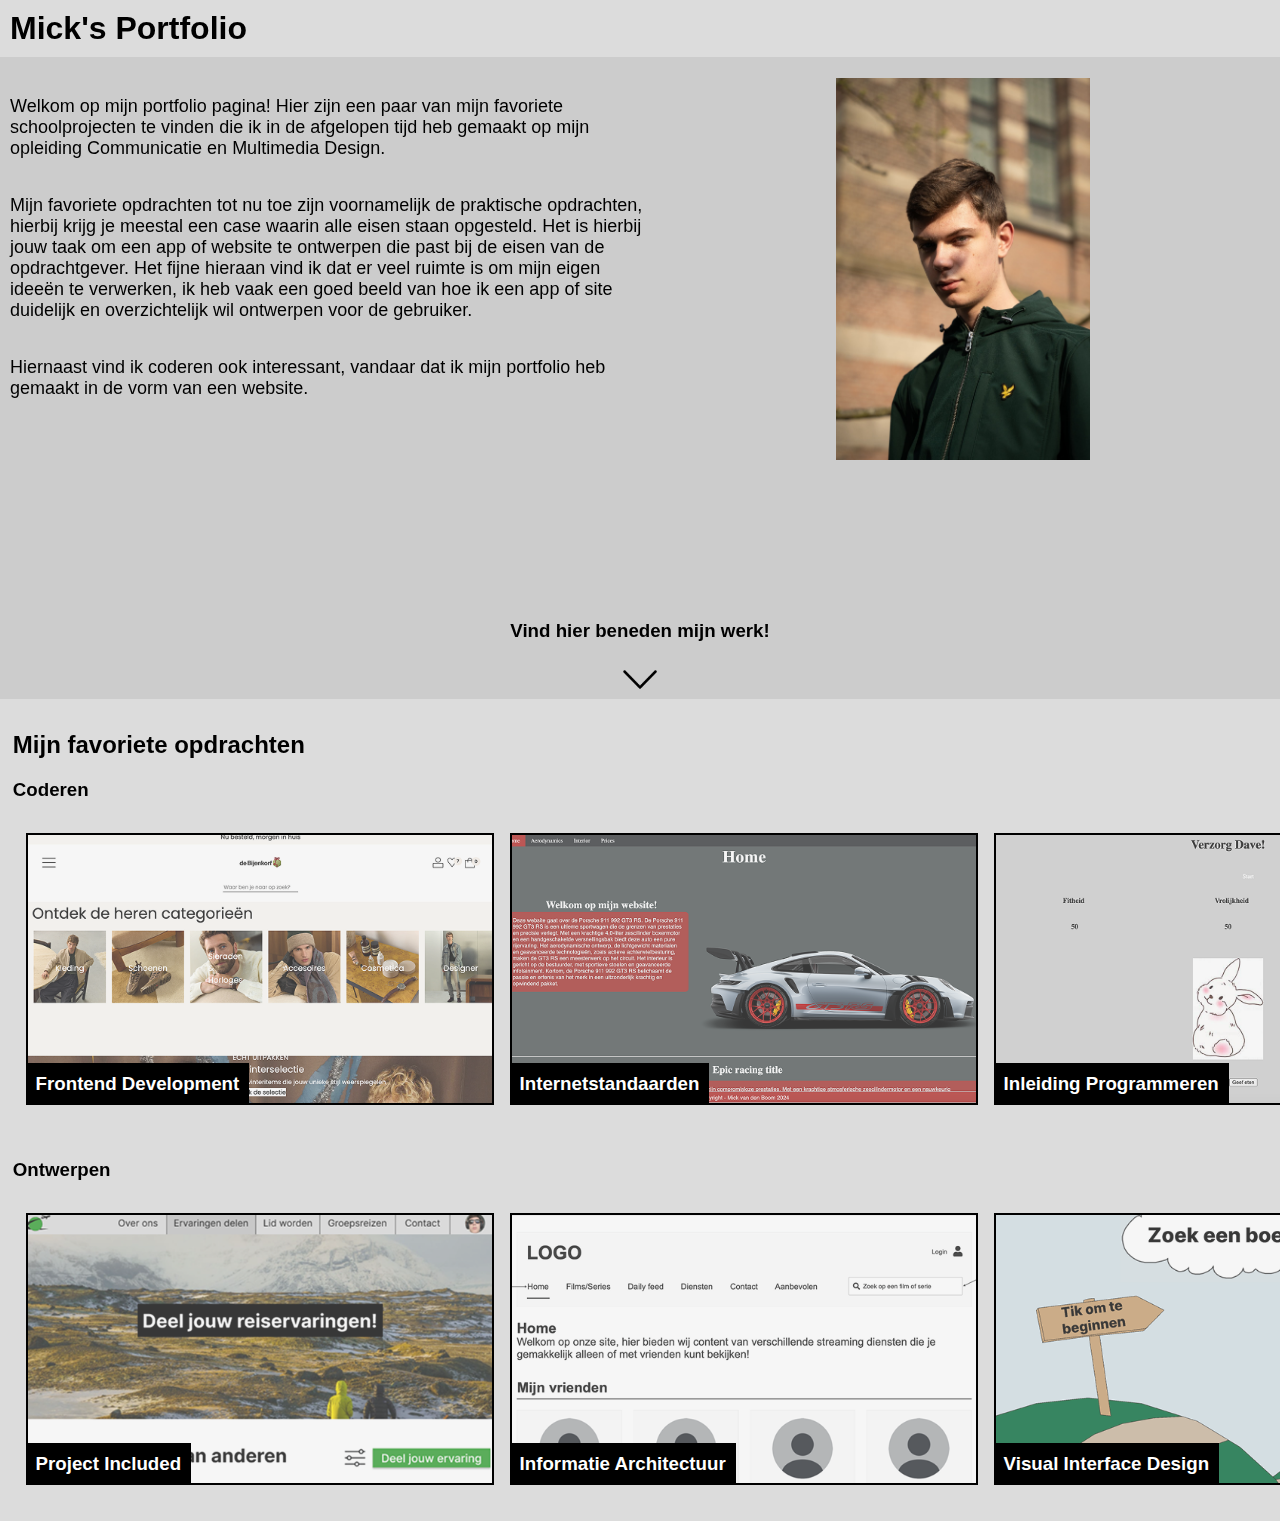
<file: index.html>
<!DOCTYPE html>
<html lang="nl">
<head>
    <meta charset="UTF-8">
    <meta name="viewport" content="width=device-width, initial-scale=1.0">
    <title>Homepagina - Portfolio</title>
    <link rel="stylesheet" href="style.css">
</head>
<body>
    <header class="home">
        <div class="start">
            <h1>Mick's Portfolio</h1>
        </div>
        <section class="intro">
            <div>
                <p>Welkom op mijn portfolio pagina! Hier zijn een paar van mijn favoriete schoolprojecten te vinden die ik in de afgelopen tijd heb gemaakt op mijn opleiding Communicatie en Multimedia Design.</p>
                <p>Mijn favoriete opdrachten tot nu toe zijn voornamelijk de praktische opdrachten, hierbij krijg je meestal een case waarin alle eisen staan opgesteld. Het is hierbij jouw taak om een app of website te ontwerpen die past bij de eisen van de opdrachtgever. Het fijne hieraan vind ik dat er veel ruimte is om mijn eigen ideeën te verwerken, ik heb vaak een goed beeld van hoe ik een app of site duidelijk en overzichtelijk wil ontwerpen voor de gebruiker.</p>
                <p>Hiernaast vind ik coderen ook interessant, vandaar dat ik mijn portfolio heb gemaakt in de vorm van een website.</p>
            </div>
            <div>
                <img src="images/foto-mijzelf1.JPG" alt="">
            </div>
        </section>
        <h3>Vind hier beneden mijn werk!</h3>
        <img src="images/pijl.png" alt="pijl">
    </header>
    <main>
        <h2>Mijn favoriete opdrachten</h2>
        <h3>Coderen</h3>
        <section class="overzicht">
            <div>
                <a href="frontend.html"><img src="images/fed-foto.png" alt="foto van het vak frontend development"></a>
                <h3>Frontend Development</h3>
            </div>
            <div>
                <a href="internetstandaarden.html"><img src="images/foto-internetstandaarden.png" alt="foto van het vak internetstandaarden"></a>
                <h3>Internetstandaarden</h3>
            </div>
            <div>
                <a href="inleiding.html"><img src="images/inleiding-programmeren-foto.png" alt="foto van het vak inleiding programmeren"></a>
                <h3>Inleiding Programmeren</h3>
            </div>
        </section>
        <h3>Ontwerpen</h3>
        <section class="overzicht">
            <div>
                <a href="included.html"><img src="images/foto-project-individueel-2.png" alt="foto van het schoolvak project indivivdueel 2"></a>
                <h3>Project Included</h3>
            </div>
            <div>
                <a href="ia.html"><img src="images/foto-informatie-architectuur.png" alt="foto van het vak informatie architectuur"></a>
                <h3>Informatie Architectuur</h3>
            </div>
            <div>
                <a href="vid.html"><img src="images/vid-foto.png" alt="foto van het schoolvak VID"></a>
                <h3>Visual Interface Design</h3>
            </div>
            <div>
                <a href="hci.html"><img src="images/hci-foto.png" alt="foto van het schoolvak HCI"></a>
                <h3>Human Computer Interaction</h3>
            </div>
        </section>
    </main>
</body>
</html>
</file>
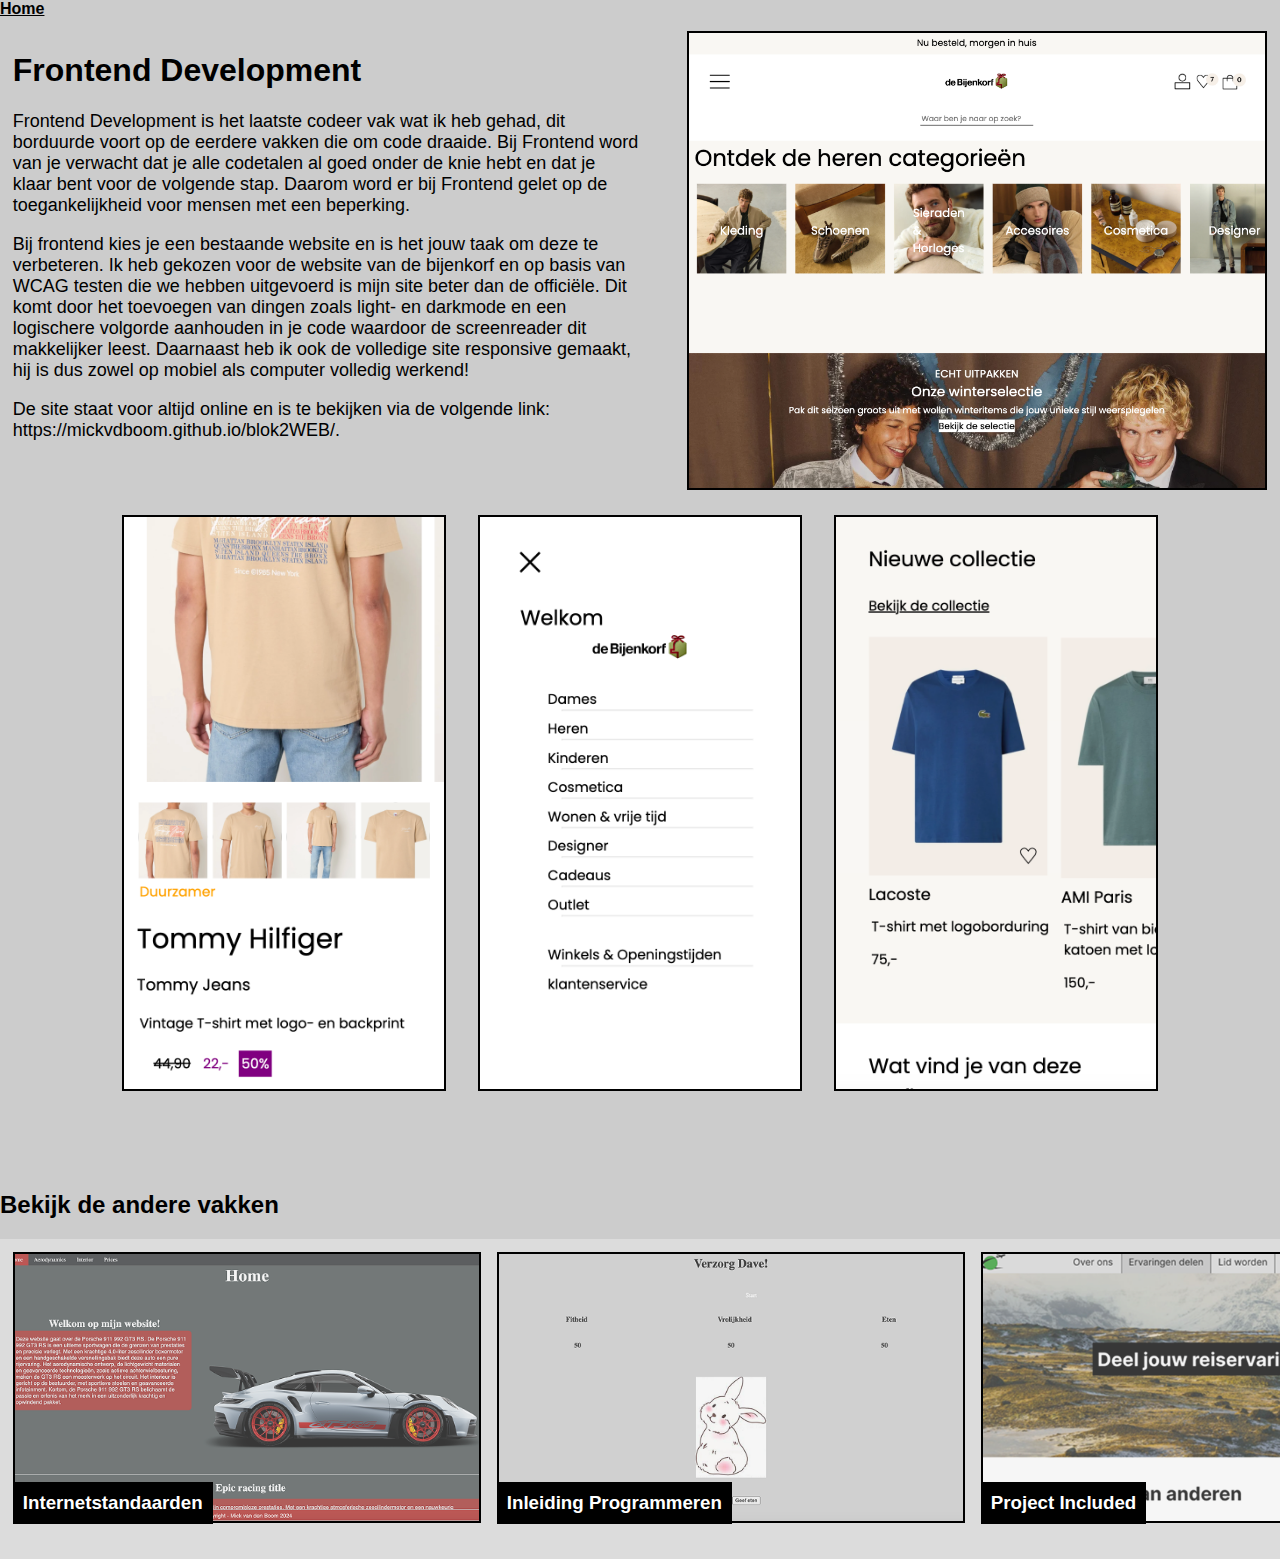
<file: frontend.html>
<!DOCTYPE html>
<html lang="nl">
<head>
    <meta charset="UTF-8">
    <meta name="viewport" content="width=device-width, initial-scale=1.0">
    <title>Frontend Development - Portfolio</title>
    <link rel="stylesheet" href="style.css">
</head>
<body>
    <header class="internetstandaarden">
        <a href="index.html">Home</a>
        <div class="collage1">
            <div>
                <img src="images/frontend-foto1.png" alt="foto van het vak frontend">
            </div>
            <div>
                <h1>Frontend Development</h1>
                <p>Frontend Development is het laatste codeer vak wat ik heb gehad, dit borduurde voort op de eerdere vakken die om code draaide. Bij Frontend word van je verwacht dat je alle codetalen al goed onder de knie hebt en dat je klaar bent voor de volgende stap. Daarom word er bij Frontend gelet op de toegankelijkheid voor mensen met een beperking.</p>
                <p>Bij frontend kies je een bestaande website en is het jouw taak om deze te verbeteren. Ik heb gekozen voor de website van de bijenkorf en op basis van WCAG testen die we hebben uitgevoerd is mijn site beter dan de officiële. Dit komt door het toevoegen van dingen zoals light- en darkmode en een logischere volgorde aanhouden in je code waardoor de screenreader dit makkelijker leest. Daarnaast heb ik ook de volledige site responsive gemaakt, hij is dus zowel op mobiel als computer volledig werkend!</p>
                <p>De site staat voor altijd online en is te bekijken via de volgende link: https://mickvdboom.github.io/blok2WEB/.</p>
            </div>
        </div>
    </header>
    <body>
        <div class="collage3">
            <img src="images/frontend-foto2.png" alt="foto van het vak frontend">
            <img src="images/frontend-foto3.png" alt="foto van het vak frontend">
            <img src="images/frontend-foto4.png" alt="foto van het vak frontend">
        </div>
    </body>
    <footer>
        <h2>Bekijk de andere vakken</h2>
        <section class="overzicht">
            <div>
                <a href="internetstandaarden.html"><img src="images/foto-internetstandaarden.png" alt="foto van het vak internetstandaarden"></a>
                <h3>Internetstandaarden</h3>
            </div>
            <div>
                <a href="inleiding.html"><img src="images/inleiding-programmeren-foto.png" alt="foto van het vak inleiding programmeren"></a>
                <h3>Inleiding Programmeren</h3>
            </div>
            <div>
                <a href="included.html"><img src="images/foto-project-individueel-2.png" alt="foto van het schoolvak project indivivdueel 2"></a>
                <h3>Project Included</h3>
            </div>
            <div>
                <a href="ia.html"><img src="images/foto-informatie-architectuur.png" alt="foto van het vak informatie architectuur"></a>
                <h3>Informatie Architectuur</h3>
            </div>
            <div>
                <a href="vid.html"><img src="images/vid-foto.png" alt="foto van het schoolvak VID"></a>
                <h3>Visual Interface Design</h3>
            </div>
            <div>
                <a href="hci.html"><img src="images/hci-foto.png" alt="foto van het schoolvak HCI"></a>
                <h3>Human Computer Interaction</h3>
            </div>
        </section>
    </footer>
</body>
</html>
</file>
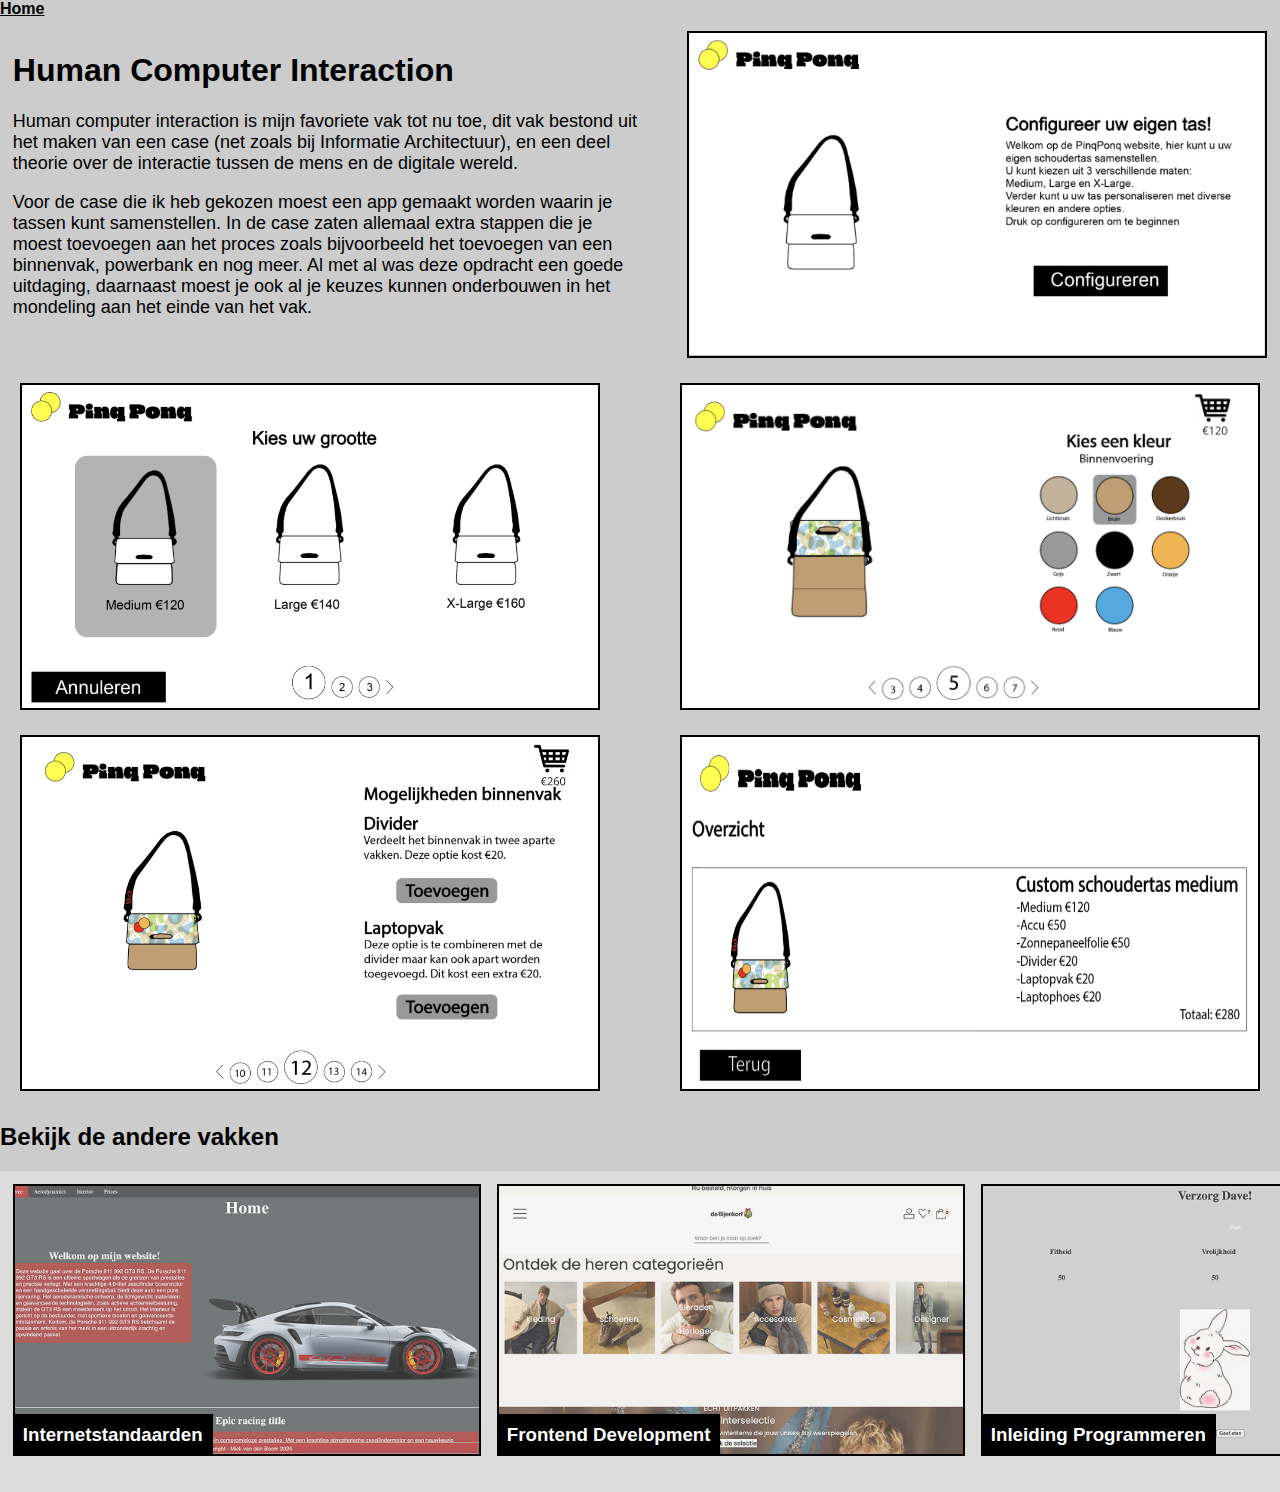
<file: hci.html>
<!DOCTYPE html>
<html lang="nl">
<head>
    <meta charset="UTF-8">
    <meta name="viewport" content="width=device-width, initial-scale=1.0">
    <title>Human Computer Interaction - Portfolio</title>
    <link rel="stylesheet" href="style.css">
</head>
<body>
    <header class="internetstandaarden">
        <a href="index.html">Home</a>
        <div class="collage1">
            <div>
                <img src="images/hci-foto1.png" alt="foto van het vak included">
            </div>
            <div>
                <h1>Human Computer Interaction</h1>
                <p>Human computer interaction is mijn favoriete vak tot nu toe, dit vak bestond uit het maken van een case (net zoals bij Informatie Architectuur), en een deel theorie over de interactie tussen de mens en de digitale wereld.</p>
                <p>Voor de case die ik heb gekozen moest een app gemaakt worden waarin je tassen kunt samenstellen. In de case zaten allemaal extra stappen die je moest toevoegen aan het proces zoals bijvoorbeeld het toevoegen van een binnenvak, powerbank en nog meer. Al met al was deze opdracht een goede uitdaging, daarnaast moest je ook al je keuzes kunnen onderbouwen in het mondeling aan het einde van het vak.</p>
            </div>
        </div>
    </header>
    <body>
        <div class="collage2">
            <img src="images/hci-foto2.png" alt="foto van het vak included">
            <img src="images/hci-foto3.png" alt="foto van het vak included">
        </div>
        <div class="collage2">
            <img src="images/hci-foto4.png" alt="foto van het vak included">
            <img src="images/hci-foto5.png" alt="foto van het vak included">
        </div>
    </body>
    <footer>
        <h2>Bekijk de andere vakken</h2>
        <section class="overzicht">
            <div>
                <a href="internetstandaarden.html"><img src="images/foto-internetstandaarden.png" alt="foto van het vak internetstandaarden"></a>
                <h3>Internetstandaarden</h3>
            </div>
            <div>
                <a href="frontend.html"><img src="images/fed-foto.png" alt="foto van het vak frontend development"></a>
                <h3>Frontend Development</h3>
            </div>
            <div>
                <a href="inleiding.html"><img src="images/inleiding-programmeren-foto.png" alt="foto van het vak inleiding programmeren"></a>
                <h3>Inleiding Programmeren</h3>
            </div>
            <div>
                <a href="ia.html"><img src="images/foto-informatie-architectuur.png" alt="foto van het vak informatie architectuur"></a>
                <h3>Informatie Architectuur</h3>
            </div>
            <div>
                <a href="vid.html"><img src="images/vid-foto.png" alt="foto van het schoolvak VID"></a>
                <h3>Visual Interface Design</h3>
            </div>
            <div>
                <a href="included.html"><img src="images/foto-project-individueel-2.png" alt="foto van het schoolvak project indivivdueel 2"></a>
                <h3>Project Included</h3>
            </div>
        </section>
    </footer>
</body>
</html>
</file>
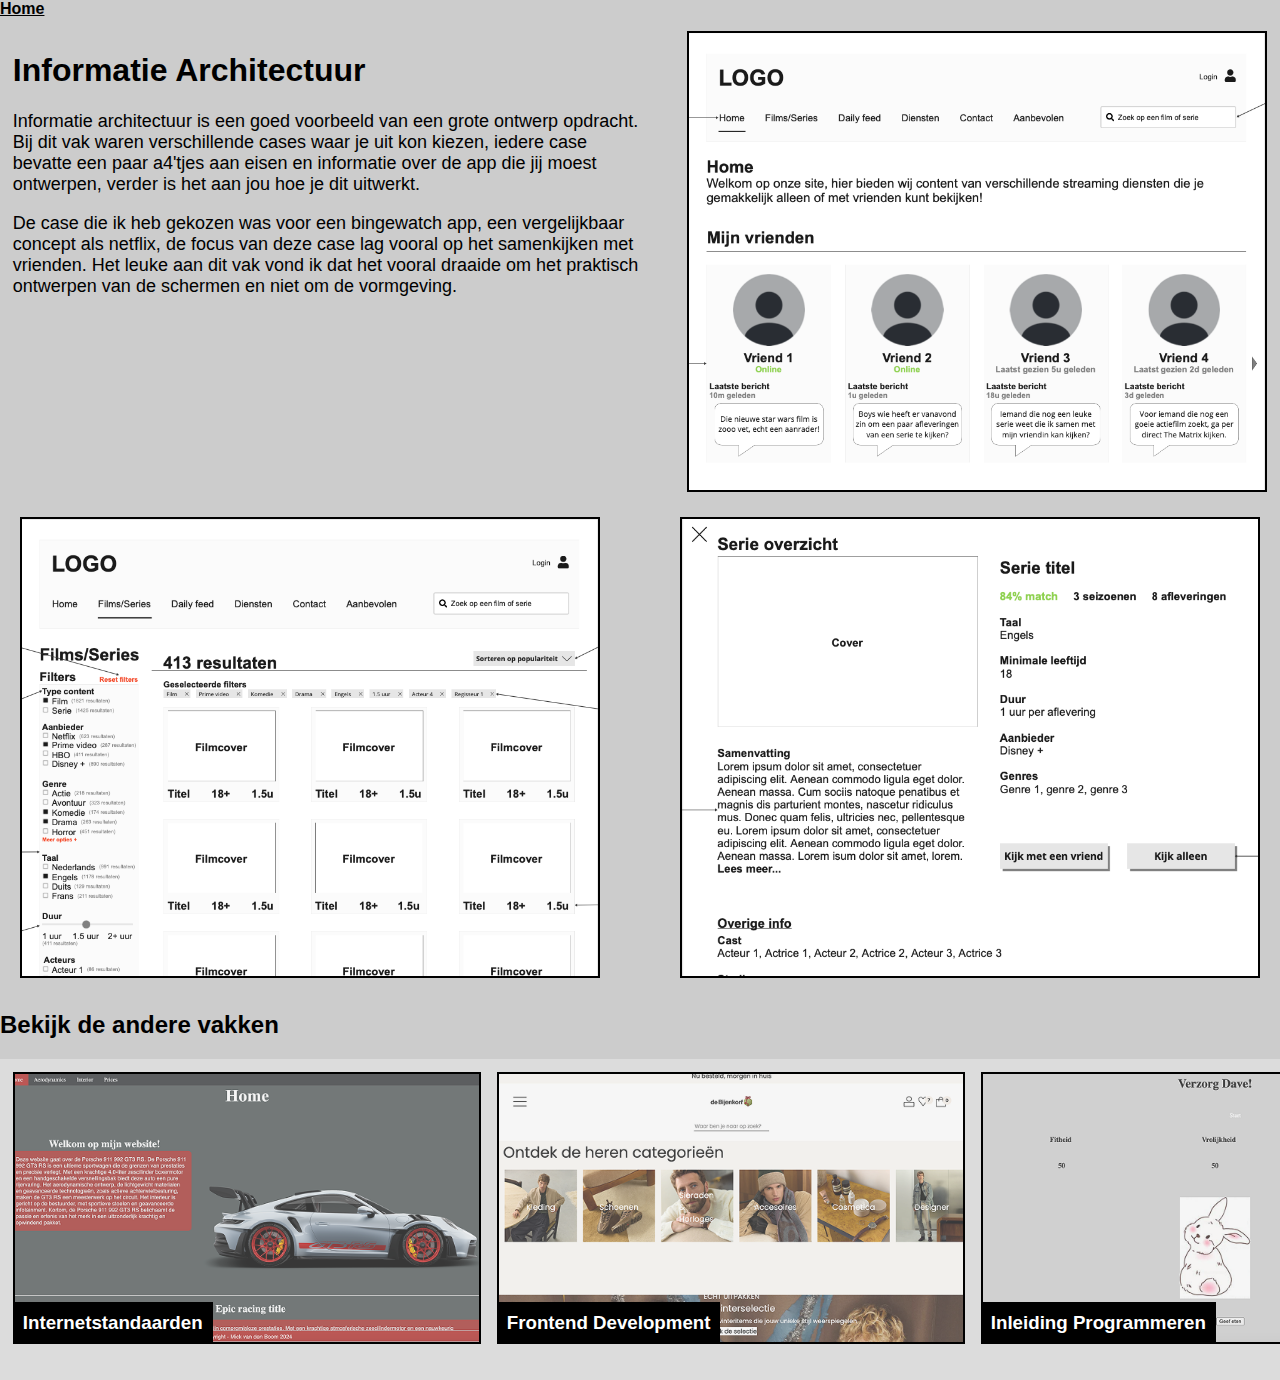
<file: ia.html>
<!DOCTYPE html>
<html lang="nl">
<head>
    <meta charset="UTF-8">
    <meta name="viewport" content="width=device-width, initial-scale=1.0">
    <title>Informatie Architectuur - Portfolio</title>
    <link rel="stylesheet" href="style.css">
</head>
<body>
    <header class="internetstandaarden">
        <a href="index.html">Home</a>
        <div class="collage1">
            <div>
                <img src="images/informatie-foto1.png" alt="foto van het vak included">
            </div>
            <div>
                <h1>Informatie Architectuur</h1>
                <p>Informatie architectuur is een goed voorbeeld van een grote ontwerp opdracht. Bij dit vak waren verschillende cases waar je uit kon kiezen, iedere case bevatte een paar a4'tjes aan eisen en informatie over de app die jij moest ontwerpen, verder is het aan jou hoe je dit uitwerkt.</p>
                <p>De case die ik heb gekozen was voor een bingewatch app, een vergelijkbaar concept als netflix, de focus van deze case lag vooral op het samenkijken met vrienden. Het leuke aan dit vak vond ik dat het vooral draaide om het praktisch ontwerpen van de schermen en niet om de vormgeving.</p>
            </div>
        </div>
    </header>
    <body>
        <div class="collage2">
            <img src="images/informatie-foto2.png" alt="foto van het vak included">
            <img src="images/informatie-foto3.png" alt="foto van het vak included">
        </div>
    </body>
    <footer>
        <h2>Bekijk de andere vakken</h2>
        <section class="overzicht">
            <div>
                <a href="internetstandaarden.html"><img src="images/foto-internetstandaarden.png" alt="foto van het vak internetstandaarden"></a>
                <h3>Internetstandaarden</h3>
            </div>
            <div>
                <a href="frontend.html"><img src="images/fed-foto.png" alt="foto van het vak frontend development"></a>
                <h3>Frontend Development</h3>
            </div>
            <div>
                <a href="inleiding.html"><img src="images/inleiding-programmeren-foto.png" alt="foto van het vak inleiding programmeren"></a>
                <h3>Inleiding Programmeren</h3>
            </div>
            <div>
                <a href="included.html"><img src="images/foto-project-individueel-2.png" alt="foto van het schoolvak project indivivdueel 2"></a>
                <h3>Project Included</h3>
            </div>
            <div>
                <a href="vid.html"><img src="images/vid-foto.png" alt="foto van het schoolvak VID"></a>
                <h3>Visual Interface Design</h3>
            </div>
            <div>
                <a href="hci.html"><img src="images/hci-foto.png" alt="foto van het schoolvak HCI"></a>
                <h3>Human Computer Interaction</h3>
            </div>
        </section>
    </footer>
</body>
</html>
</file>
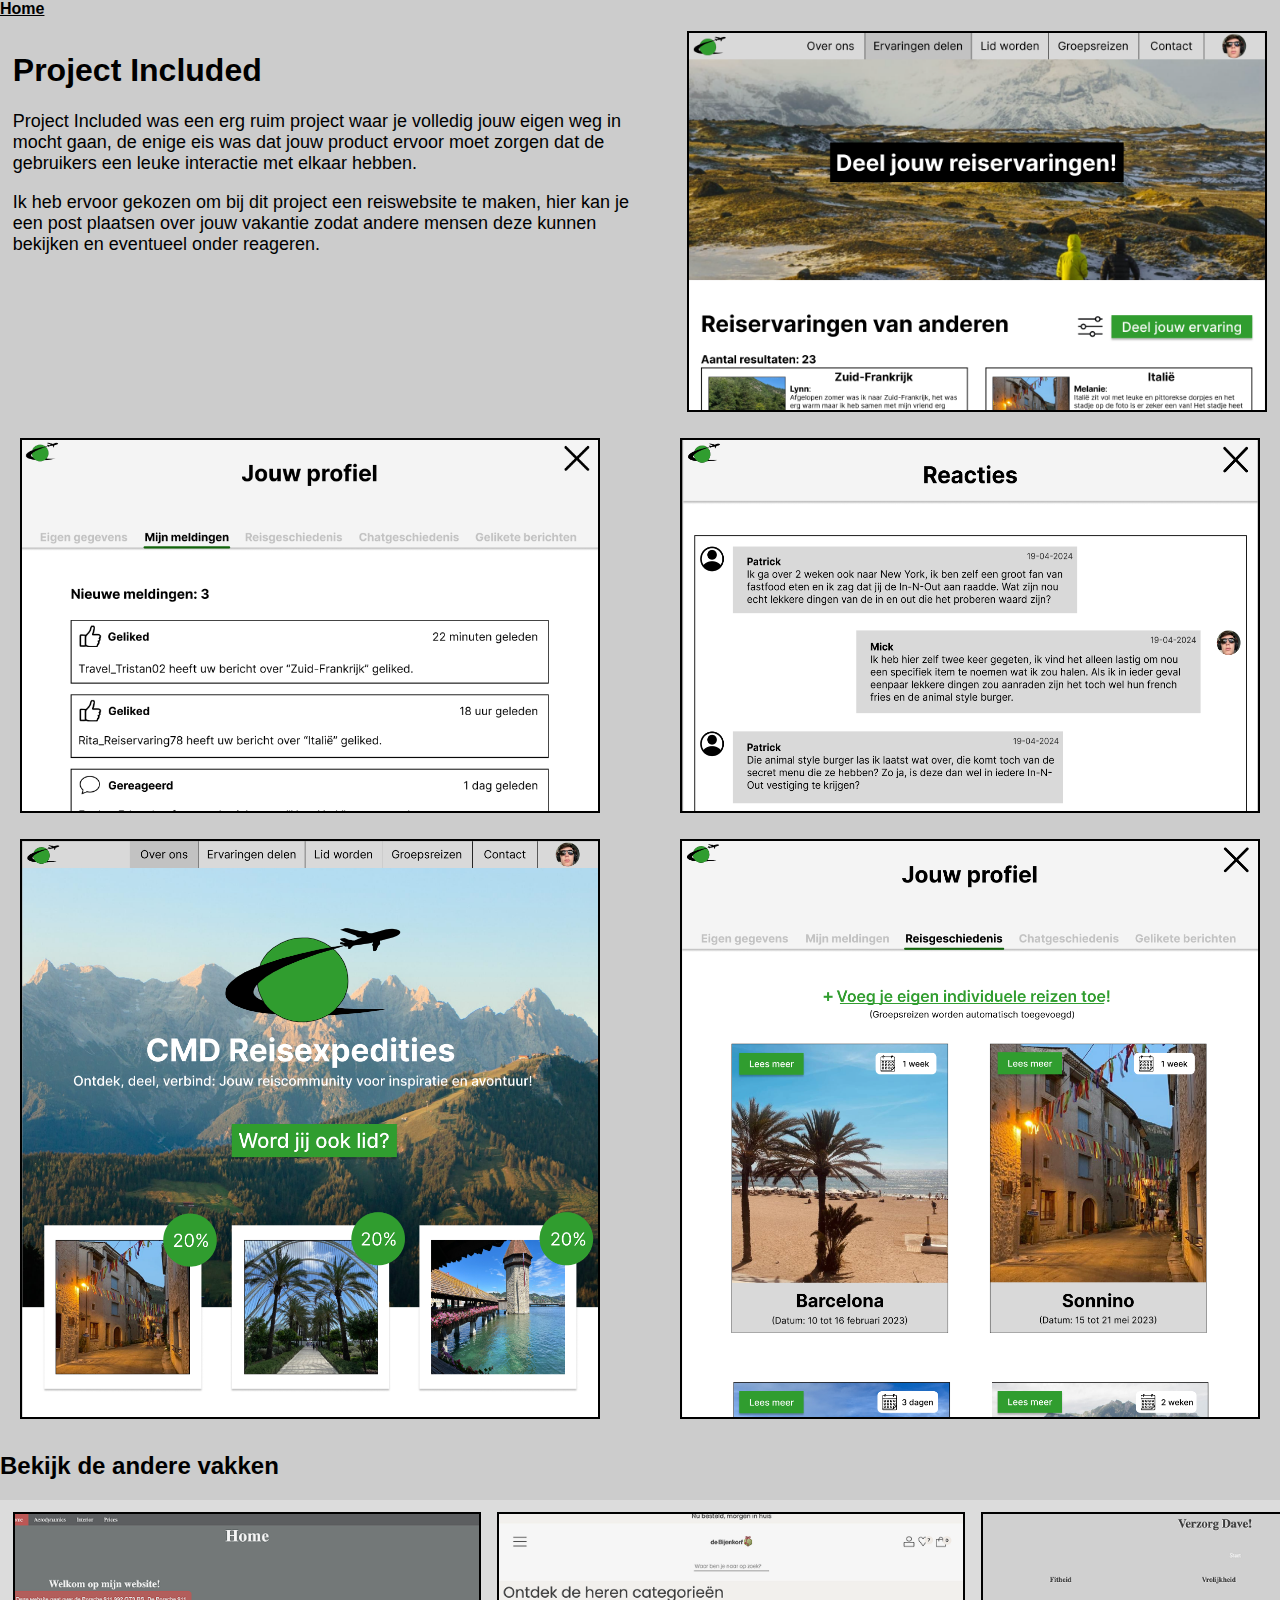
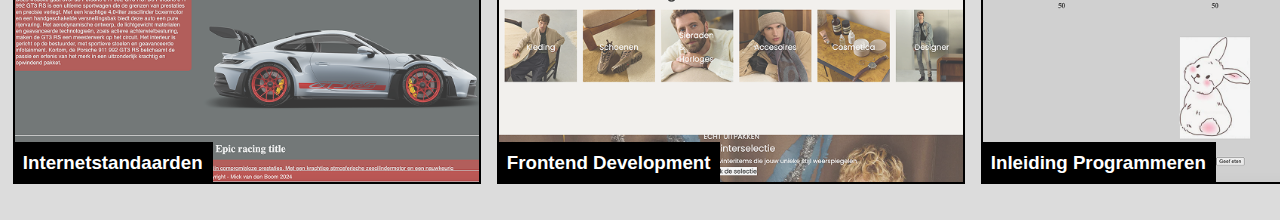
<file: included.html>
<!DOCTYPE html>
<html lang="nl">
<head>
    <meta charset="UTF-8">
    <meta name="viewport" content="width=device-width, initial-scale=1.0">
    <title>Project Included - Portfolio</title>
    <link rel="stylesheet" href="style.css">
</head>
<body>
    <header class="internetstandaarden">
        <a href="index.html">Home</a>
        <div class="collage1">
            <div>
                <img src="images/included-foto1.png" alt="foto van het vak included">
            </div>
            <div>
                <h1>Project Included</h1>
                <p>Project Included was een erg ruim project waar je volledig jouw eigen weg in mocht gaan, de enige eis was dat jouw product ervoor moet zorgen dat de gebruikers een leuke interactie met elkaar hebben.</p>
                <p>Ik heb ervoor gekozen om bij dit project een reiswebsite te maken, hier kan je een post plaatsen over jouw vakantie zodat andere mensen deze kunnen bekijken en eventueel onder reageren.</p>
            </div>
        </div>
    </header>
    <body>
        <div class="collage2">
            <img src="images/included-foto2.png" alt="foto van het vak included">
            <img src="images/included-foto3.png" alt="foto van het vak included">
        </div>
        <div class="collage2">
            <img src="images/included-foto4.png" alt="foto van het vak included">
            <img src="images/included-foto5.png" alt="foto van het vak included">
        </div>
    </body>
    <footer>
        <h2>Bekijk de andere vakken</h2>
        <section class="overzicht">
            <div>
                <a href="internetstandaarden.html"><img src="images/foto-internetstandaarden.png" alt="foto van het vak internetstandaarden"></a>
                <h3>Internetstandaarden</h3>
            </div>
            <div>
                <a href="frontend.html"><img src="images/fed-foto.png" alt="foto van het vak frontend development"></a>
                <h3>Frontend Development</h3>
            </div>
            <div>
                <a href="inleiding.html"><img src="images/inleiding-programmeren-foto.png" alt="foto van het vak inleiding programmeren"></a>
                <h3>Inleiding Programmeren</h3>
            </div>
            <div>
                <a href="ia.html"><img src="images/foto-informatie-architectuur.png" alt="foto van het vak informatie architectuur"></a>
                <h3>Informatie Architectuur</h3>
            </div>
            <div>
                <a href="vid.html"><img src="images/vid-foto.png" alt="foto van het schoolvak VID"></a>
                <h3>Visual Interface Design</h3>
            </div>
            <div>
                <a href="hci.html"><img src="images/hci-foto.png" alt="foto van het schoolvak HCI"></a>
                <h3>Human Computer Interaction</h3>
            </div>
        </section>
    </footer>
</body>
</html>
</file>
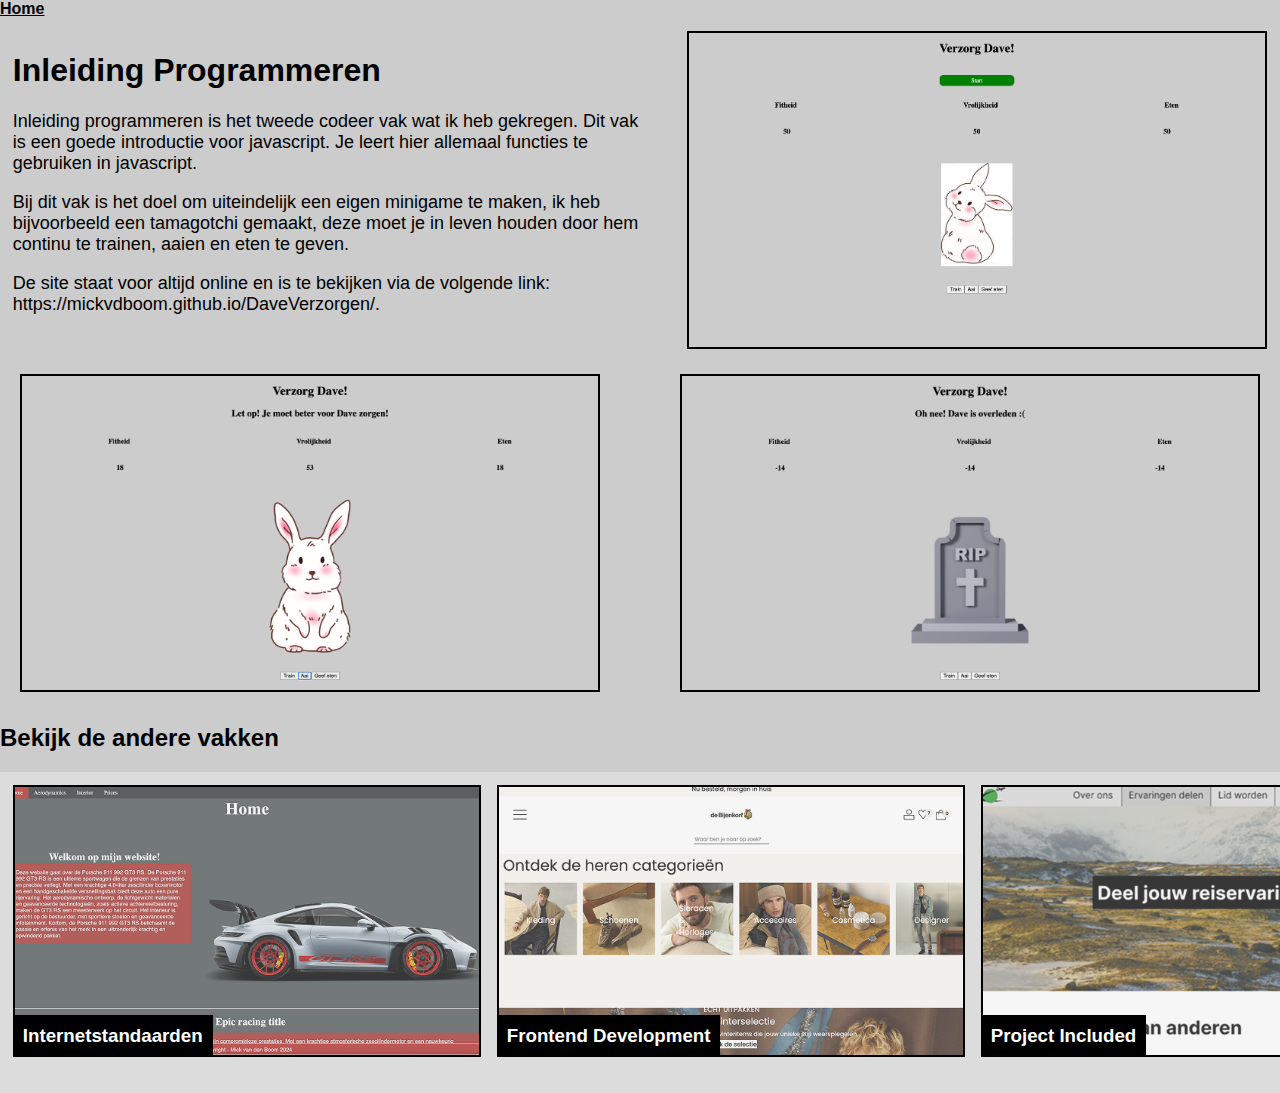
<file: inleiding.html>
<!DOCTYPE html>
<html lang="nl">
<head>
    <meta charset="UTF-8">
    <meta name="viewport" content="width=device-width, initial-scale=1.0">
    <title>Inleiding Programmeren - Portfolio</title>
    <link rel="stylesheet" href="style.css">
</head>
<body>
    <header class="internetstandaarden">
        <a href="index.html">Home</a>
        <div class="collage1">
            <div>
                <img src="images/inleiding-foto1.png" alt="foto van het vak frontend">
            </div>
            <div>
                <h1>Inleiding Programmeren</h1>
                <p>Inleiding programmeren is het tweede codeer vak wat ik heb gekregen. Dit vak is een goede introductie voor javascript. Je leert hier allemaal functies te gebruiken in javascript.</p>
                <p>Bij dit vak is het doel om uiteindelijk een eigen minigame te maken, ik heb bijvoorbeeld een tamagotchi gemaakt, deze moet je in leven houden door hem continu te trainen, aaien en eten te geven.</p>
                <p>De site staat voor altijd online en is te bekijken via de volgende link: https://mickvdboom.github.io/DaveVerzorgen/.</p>
            </div>
        </div>
    </header>
    <body>
        <div class="collage2">
            <img src="images/inleiding-foto2.png" alt="foto van het vak frontend">
            <img src="images/inleiding-foto3.png" alt="foto van het vak frontend">
        </div>
    </body>
    <footer>
        <h2>Bekijk de andere vakken</h2>
        <section class="overzicht">
            <div>
                <a href="internetstandaarden.html"><img src="images/foto-internetstandaarden.png" alt="foto van het vak internetstandaarden"></a>
                <h3>Internetstandaarden</h3>
            </div>
            <div>
                <a href="frontend.html"><img src="images/fed-foto.png" alt="foto van het vak frontend development"></a>
                <h3>Frontend Development</h3>
            </div>
            <div>
                <a href="included.html"><img src="images/foto-project-individueel-2.png" alt="foto van het schoolvak project indivivdueel 2"></a>
                <h3>Project Included</h3>
            </div>
            <div>
                <a href="ia.html"><img src="images/foto-informatie-architectuur.png" alt="foto van het vak informatie architectuur"></a>
                <h3>Informatie Architectuur</h3>
            </div>
            <div>
                <a href="vid.html"><img src="images/vid-foto.png" alt="foto van het schoolvak VID"></a>
                <h3>Visual Interface Design</h3>
            </div>
            <div>
                <a href="hci.html"><img src="images/hci-foto.png" alt="foto van het schoolvak HCI"></a>
                <h3>Human Computer Interaction</h3>
            </div>
        </section>
    </footer>
</body>
</html>
</file>
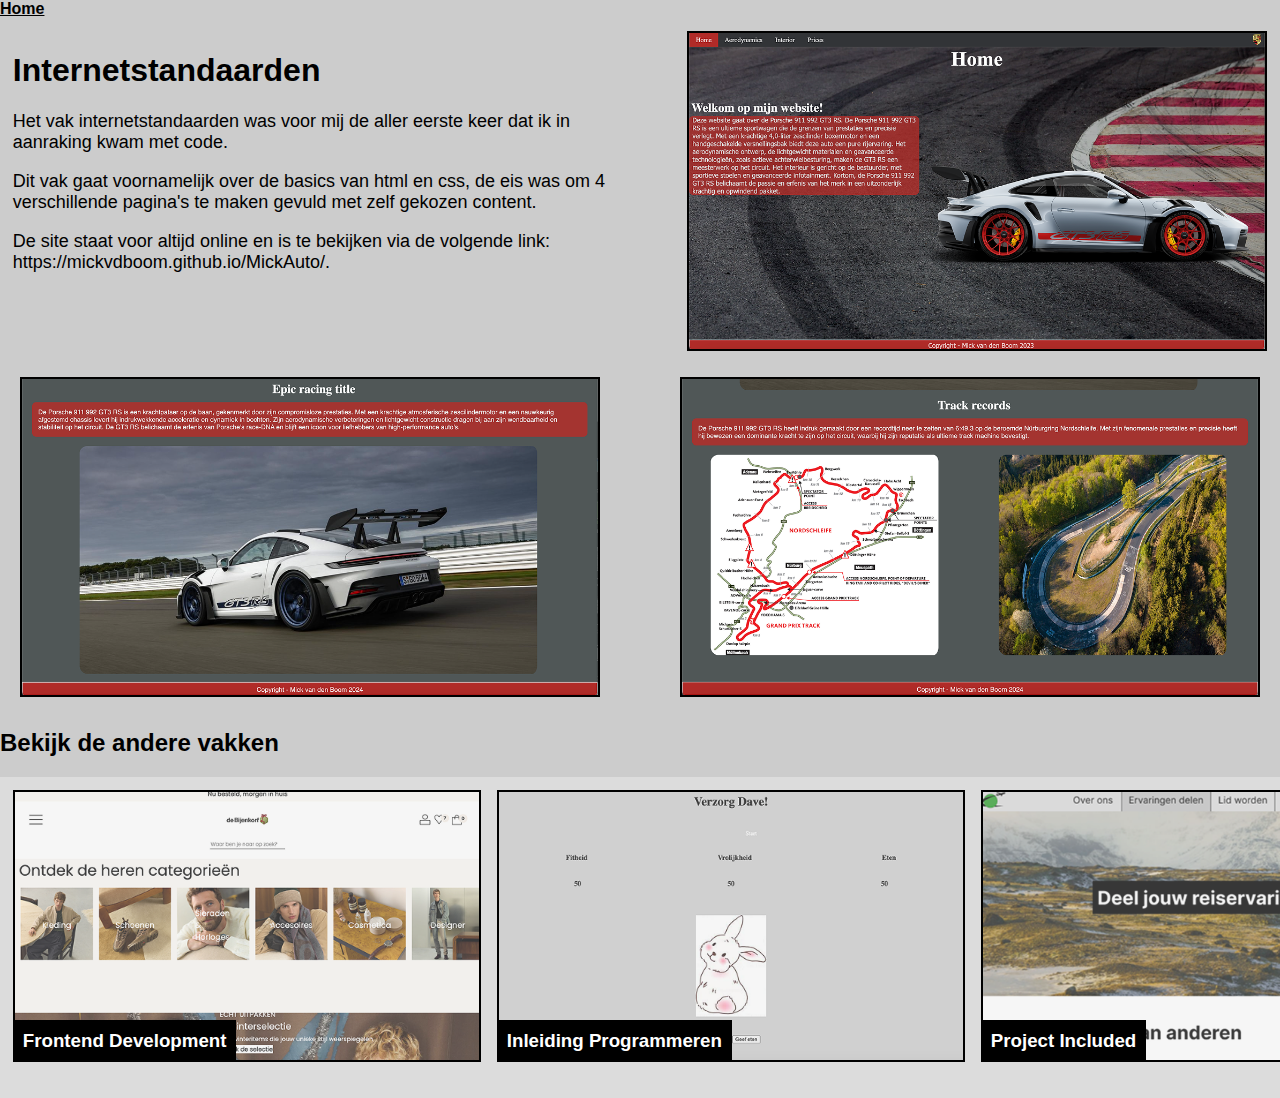
<file: internetstandaarden.html>
<!DOCTYPE html>
<html lang="nl">
<head>
    <meta charset="UTF-8">
    <meta name="viewport" content="width=device-width, initial-scale=1.0">
    <title>Frontend Development - Portfolio</title>
    <link rel="stylesheet" href="style.css">
</head>
<body>
    <header class="internetstandaarden">
        <a href="index.html">Home</a>
        <div class="collage1">
            <div>
                <img src="images/internetstandaarden-foto1.png" alt="foto van het vak internetstandaarden">
            </div>
            <div>
                <h1>Internetstandaarden</h1>
                <p>Het vak internetstandaarden was voor mij de aller eerste keer dat ik in aanraking kwam met code.</p>
                <p>Dit vak gaat voornamelijk over de basics van html en css, de eis was om 4 verschillende pagina's te maken gevuld met zelf gekozen content.</p>
                <p>De site staat voor altijd online en is te bekijken via de volgende link: https://mickvdboom.github.io/MickAuto/.</p>
            </div>
        </div>
    </header>
    <body>
        <div class="collage2">
            <img src="images/internetstandaarden-foto2.png" alt="foto van het vak internetstandaarden">
            <img src="images/internetstandaarden-foto3.png" alt="foto van het vak internetstandaarden">
        </div>
    </body>
    <footer>
        <h2>Bekijk de andere vakken</h2>
        <section class="overzicht">
            <div>
                <a href="frontend.html"><img src="images/fed-foto.png" alt="foto van het vak frontend development"></a>
                <h3>Frontend Development</h3>
            </div>
            <div>
                <a href="inleiding.html"><img src="images/inleiding-programmeren-foto.png" alt="foto van het vak inleiding programmeren"></a>
                <h3>Inleiding Programmeren</h3>
            </div>
            <div>
                <a href="included.html"><img src="images/foto-project-individueel-2.png" alt="foto van het schoolvak project indivivdueel 2"></a>
                <h3>Project Included</h3>
            </div>
            <div>
                <a href="ia.html"><img src="images/foto-informatie-architectuur.png" alt="foto van het vak informatie architectuur"></a>
                <h3>Informatie Architectuur</h3>
            </div>
            <div>
                <a href="vid.html"><img src="images/vid-foto.png" alt="foto van het schoolvak VID"></a>
                <h3>Visual Interface Design</h3>
            </div>
            <div>
                <a href="hci.html"><img src="images/hci-foto.png" alt="foto van het schoolvak HCI"></a>
                <h3>Human Computer Interaction</h3>
            </div>
        </section>
    </footer>
</body>
</html>
</file>
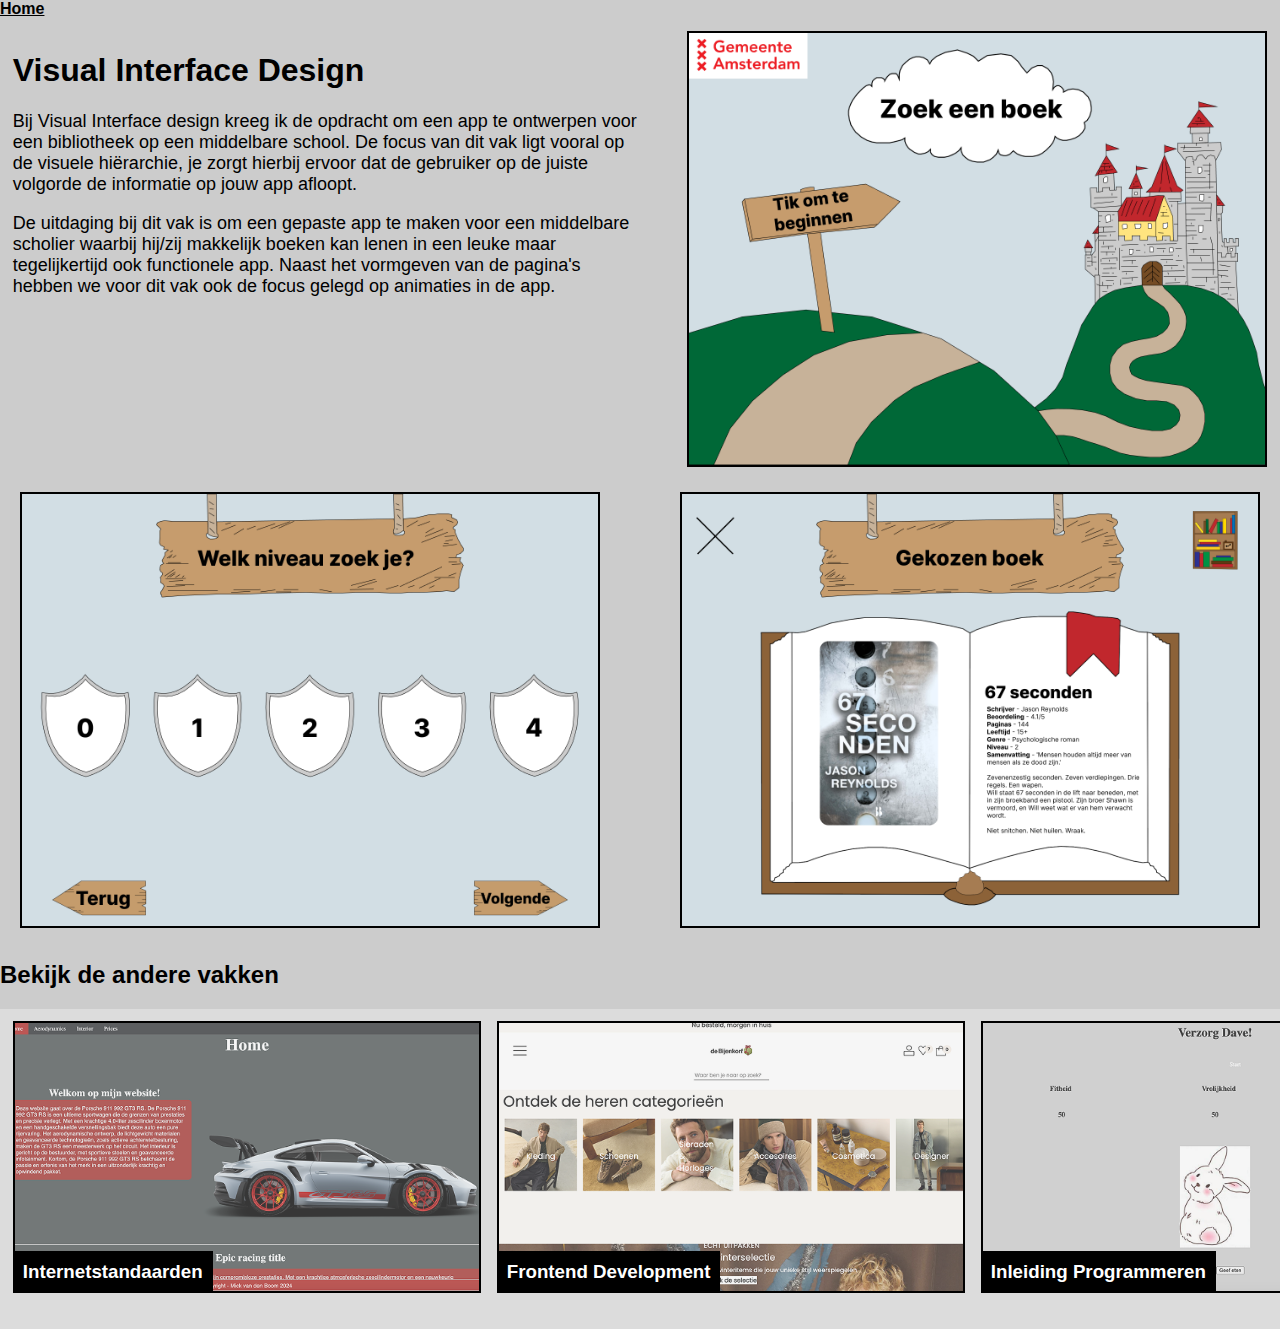
<file: vid.html>
<!DOCTYPE html>
<html lang="nl">
<head>
    <meta charset="UTF-8">
    <meta name="viewport" content="width=device-width, initial-scale=1.0">
    <title>Informatie Architectuur - Portfolio</title>
    <link rel="stylesheet" href="style.css">
</head>
<body>
    <header class="internetstandaarden">
        <a href="index.html">Home</a>
        <div class="collage1">
            <div>
                <img src="images/vid-foto1.png" alt="foto van het vak included">
            </div>
            <div>
                <h1>Visual Interface Design</h1>
                <p>Bij Visual Interface design kreeg ik de opdracht om een app te ontwerpen voor een bibliotheek op een middelbare school. De focus van dit vak ligt vooral op de visuele hiërarchie, je zorgt hierbij ervoor dat de gebruiker op de juiste volgorde de informatie op jouw app afloopt.</p>
                <p>De uitdaging bij dit vak is om een gepaste app te maken voor een middelbare scholier waarbij hij/zij makkelijk boeken kan lenen in een leuke maar tegelijkertijd ook functionele app. Naast het vormgeven van de pagina's hebben we voor dit vak ook de focus gelegd op animaties in de app.</p>
            </div>
        </div>
    </header>
    <body>
        <div class="collage2">
            <img src="images/vid-foto2.png" alt="foto van het vak included">
            <img src="images/vid-foto3.png" alt="foto van het vak included">
        </div>
    </body>
    <footer>
        <h2>Bekijk de andere vakken</h2>
        <section class="overzicht">
            <div>
                <a href="internetstandaarden.html"><img src="images/foto-internetstandaarden.png" alt="foto van het vak internetstandaarden"></a>
                <h3>Internetstandaarden</h3>
            </div>
            <div>
                <a href="frontend.html"><img src="images/fed-foto.png" alt="foto van het vak frontend development"></a>
                <h3>Frontend Development</h3>
            </div>
            <div>
                <a href="inleiding.html"><img src="images/inleiding-programmeren-foto.png" alt="foto van het vak inleiding programmeren"></a>
                <h3>Inleiding Programmeren</h3>
            </div>
            <div>
                <a href="included.html"><img src="images/foto-project-individueel-2.png" alt="foto van het schoolvak project indivivdueel 2"></a>
                <h3>Project Included</h3>
            </div>
            <div>
                <a href="ia.html"><img src="images/foto-informatie-architectuur.png" alt="foto van het vak informatie architectuur"></a>
                <h3>Informatie Architectuur</h3>
            </div>
            <div>
                <a href="hci.html"><img src="images/hci-foto.png" alt="foto van het schoolvak HCI"></a>
                <h3>Human Computer Interaction</h3>
            </div>
        </section>
    </footer>
</body>
</html>
</file>
<file: style.css>
* {
    font-family: 'Lucida Sans', 'Lucida Sans Regular', 'Lucida Grande', 'Lucida Sans Unicode', Geneva, Verdana, sans-serif;
}

body {
    background-color: #cccccc;
    margin: 0;
}

.overzicht div {
    position: relative;
}

.overzicht {
    display: flex;
    gap: 1em;
    overflow: scroll;
    padding-bottom: 2em;
}

.overzicht img {
    width: 29em;
    border: 2px solid black;
}

.overzicht div h3 {
    position: absolute;
    bottom: -15px;
    left: 0px;
    background-color: black;
    color: white;
    padding: 10px;
}

.overzicht h3:hover {
    background-color: black;
    padding-right: 40px;
    transition: 0.5s;
    color: white;
}

header h3 {
    text-align: center;
}

.intro img {
    width: 40%;
}

.intro {
    display: flex;
    margin-bottom: 10em;
    margin-left: 10px;
}

.intro div {
    display: flex;
    flex-direction: column;
    align-items: center;
}

.intro > div {
    width: 65%;
}

p {
    font-size: large;
}

header div img {
    width: 45%;
    display: block;
    margin-left: auto;
    margin-right: auto;
}

.home > img {
    width: 3%;
    display: block;
    margin-left: auto;
    margin-right: auto;
}

.home h1 {
    background-color: gainsboro;
    margin-top: 0px;
    padding: 10px;
}

a {
    color: black;
    font-weight: bolder;
}

main, .overzicht {
    background-color: gainsboro;
    padding-left: 1vw;
    padding-top: 1vw;
}

.collage1 img {
    width: 45vw;
    border: 2px solid black;
}

.collage1 {
    display: flex;
    flex-direction: row-reverse;
    gap: 3em;
    padding: 10px;
    top: 0px;
    padding: 1vw;
}

.collage2 {
    display: flex;
    justify-content: center;
    gap: 5em;
    padding-top: 20px;
    padding: 1vw;
}

.collage2 img {
    width: 45vw;
    border: 2px solid black;
}

.collage3 {
    display: flex;
    justify-content: center;
    gap: 2em;
    padding-top: 20px;
    padding: 1vw;
    padding-bottom: 5em;
}

.collage3 img {
    width: 20em;
    border: 2px solid black;
}
</file>
